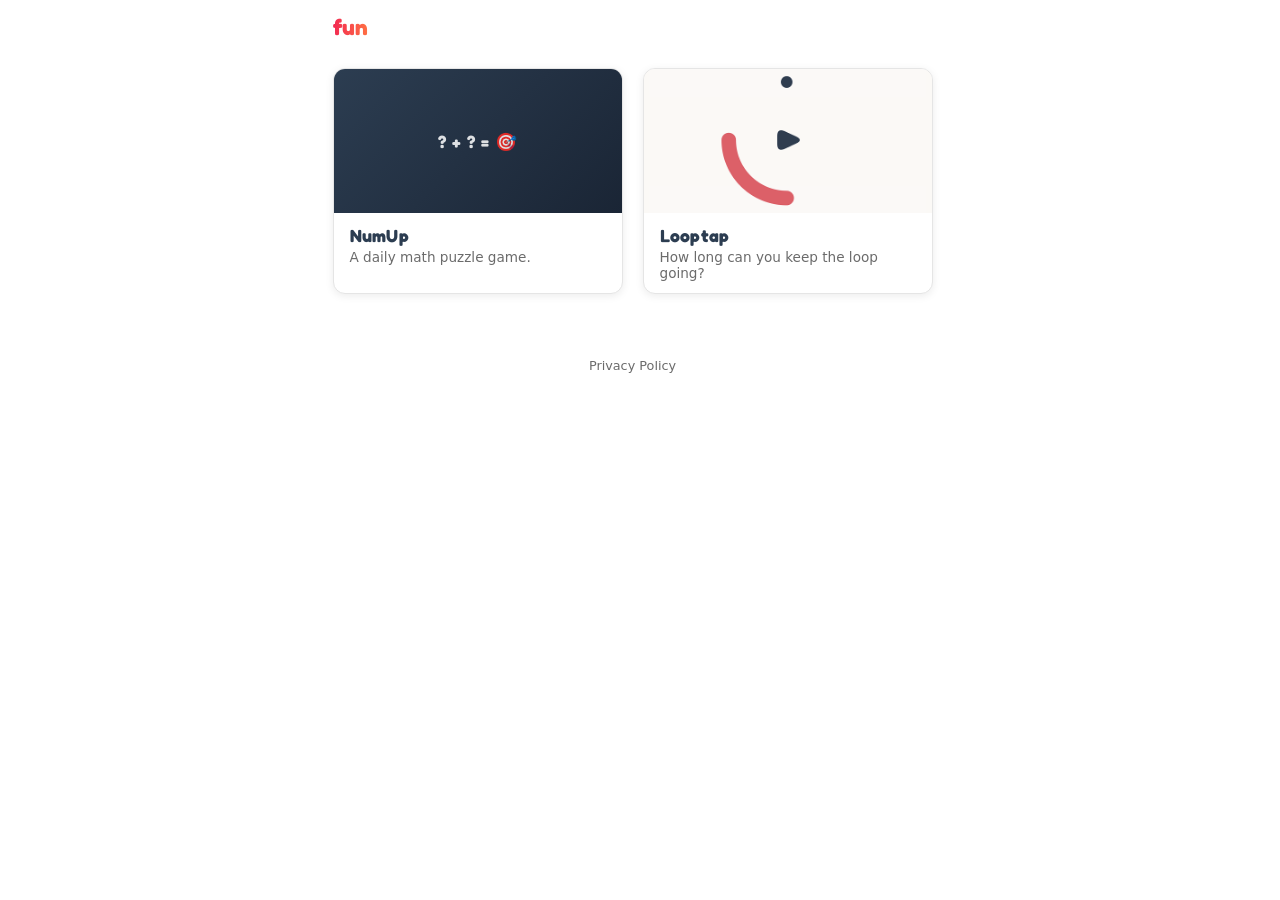
<file: index.html>
<!doctype html>
<html lang="en">
  <head>
    <meta http-equiv="Content-Type" content="text/html; charset=utf-8" />
    <meta name="viewport" content="width=device-width, initial-scale=1.0" />
    <meta name="description" content="A fun playground of Vasanth" />

    <link rel="icon" type="image/svg+xml" href="favicon.svg" />

    <meta
      name="theme-color"
      media="(prefers-color-scheme: light)"
      content="#ffffff"
    />
    <meta
      name="theme-color"
      media="(prefers-color-scheme: dark)"
      content="#0b0b0b"
    />
    <title>Fun little games to kill your boredom</title>
    <link href="common.css" rel="stylesheet" />
    <script src="common.js"></script>
  </head>

  <body>
    <header>
      <h1><span class="fun-text">fun</span></h1>
    </header>
    <main class="games">
      <a class="game-card" href="numup/">
        <div class="numup-banner"></div>
        <div class="info">
          <h2>NumUp</h2>
          <p>A daily math puzzle game.</p>
        </div>
      </a>
      <a class="game-card" href="looptap/">
        <img src="looptap/banner.png" alt="Looptap banner" />
        <div class="info">
          <h2>Looptap</h2>
          <p>How long can you keep the loop going?</p>
        </div>
      </a>
    </main>
    <footer>
      <div>
        <a href="privacy/">Privacy Policy</a>
      </div>
    </footer>
    <script async src="https://cabin.vasanthv.net/hello.js"></script>
  </body>
</html>
</file>
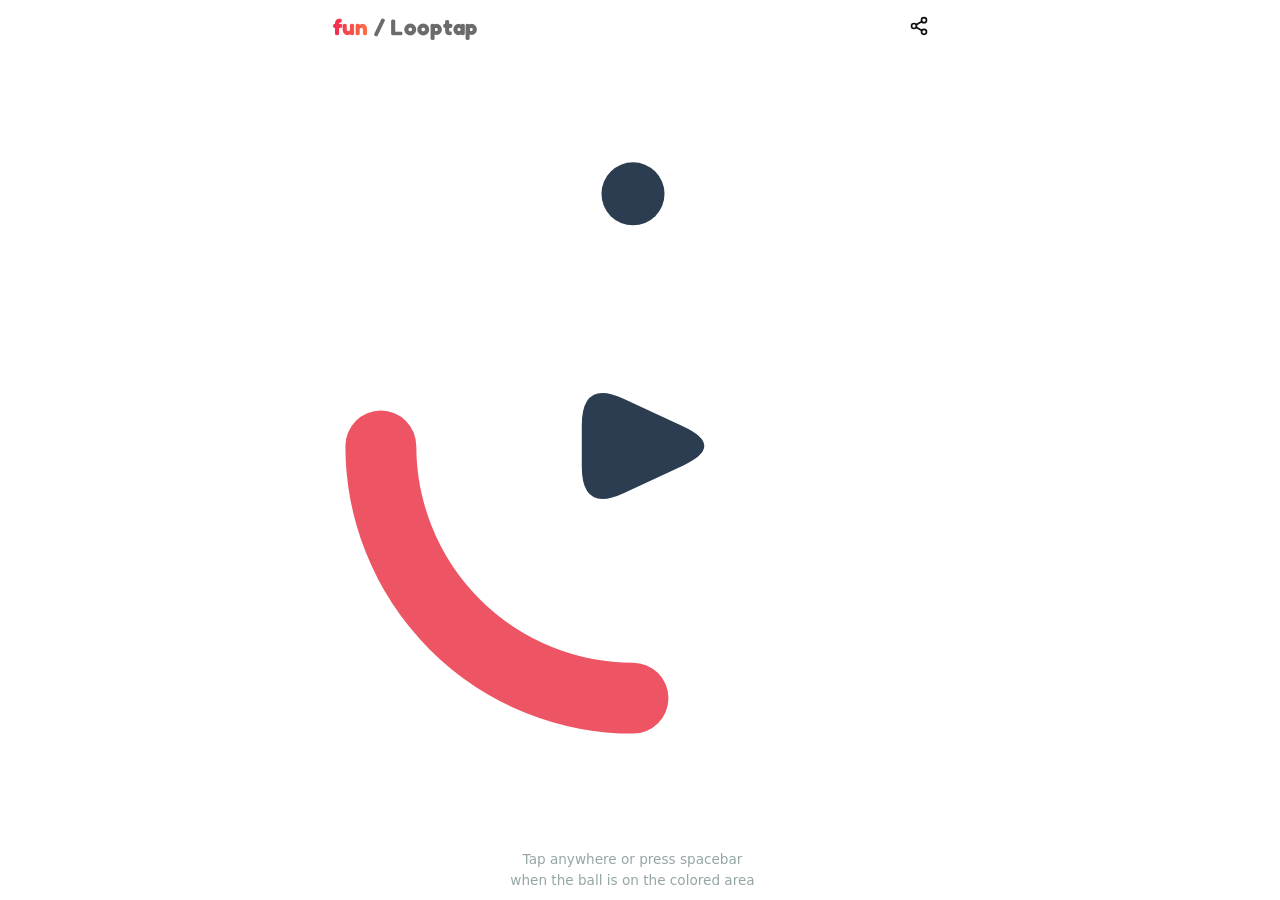
<file: looptap/index.html>
<!DOCTYPE html>
<html lang="en">

<head>
  <meta http-equiv="Content-Type" content="text/html; charset=utf-8" />
  <meta name="viewport" content="width=device-width, initial-scale=1.0, maximum-scale=1.0, user-scalable=0" />
  <meta name="description" content="How long can you keep the loop going?" />
  <meta name="theme-color" media="(prefers-color-scheme: light)" content="#ffffff" />
  <meta name="theme-color" media="(prefers-color-scheme: dark)" content="#0b0b0b" />
  <link rel="icon" type="image/svg+xml" href="../favicon.svg" />
  <title>Looptap - How long can you keep the loop going?</title>
  <link href="../common.css" rel="stylesheet" />
  <link href="style.css" rel="stylesheet" />
</head>

<body>
  <header id="site-header">
    <nav id="breadcrumb"><a href="../" class="fun-text">fun</a> / Looptap</nav>
    <button id="shareBtn" title="Share your score">
      <svg xmlns="http://www.w3.org/2000/svg" width="20" height="20" viewBox="0 0 24 24" fill="none" stroke="currentColor" stroke-width="2" stroke-linecap="round" stroke-linejoin="round">
        <circle cx="18" cy="5" r="3" />
        <circle cx="6" cy="12" r="3" />
        <circle cx="18" cy="19" r="3" />
        <line x1="8.59" y1="13.51" x2="15.42" y2="17.49" />
        <line x1="15.41" y1="6.51" x2="8.59" y2="10.49" />
      </svg>
    </button>
  </header>
  <main>
    <canvas id="game"></canvas>
  </main>
  <footer id="hint">Tap anywhere or press spacebar<br>when the ball is on the colored area</footer>
  <script src="../common.js"></script>
  <script src="script.js"></script>
  <script async src="https://cabin.vasanthv.net/hello.js"></script>
</body>

</html>
</file>
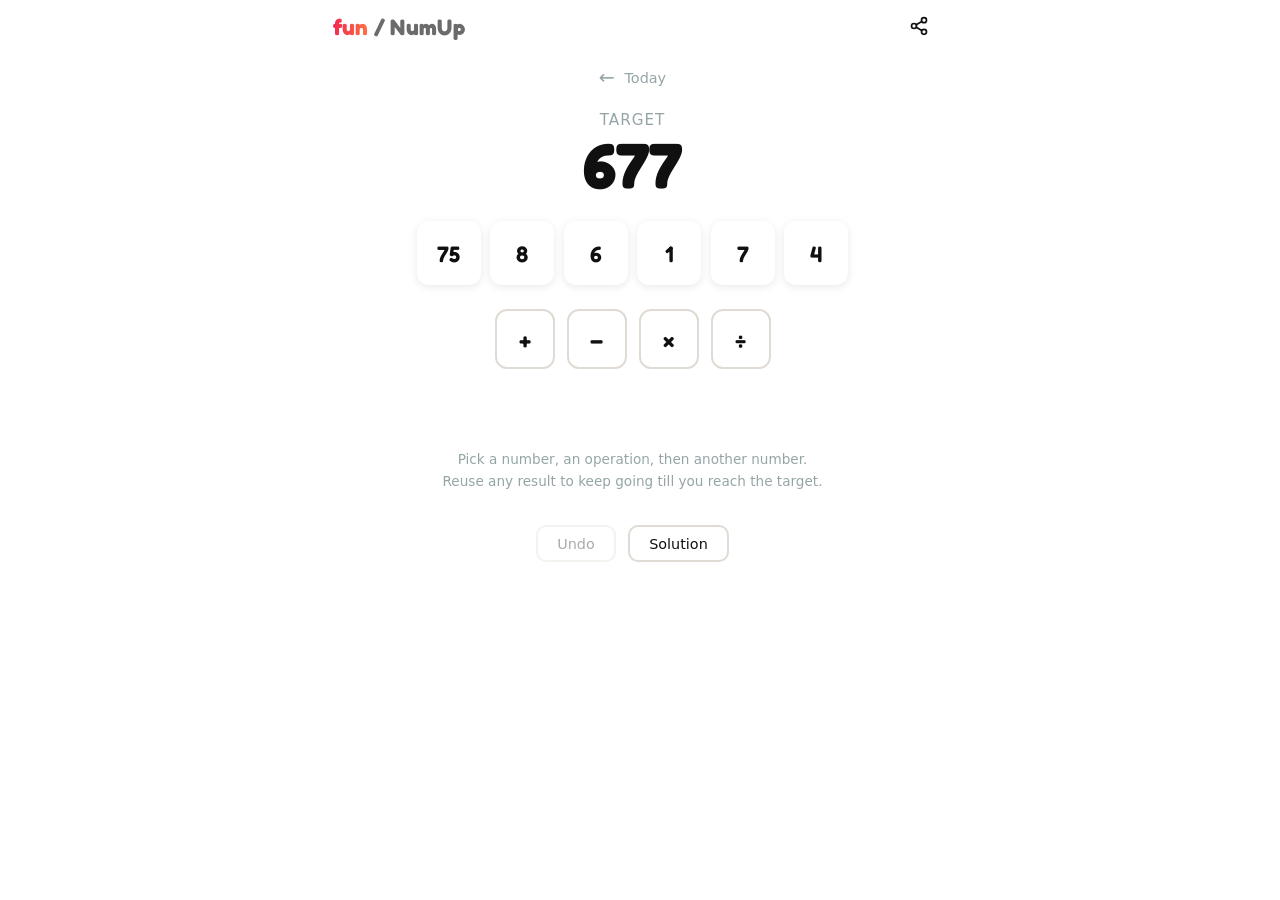
<file: numup/index.html>
<!DOCTYPE html>
<html lang="en">

<head>
  <meta http-equiv="Content-Type" content="text/html; charset=utf-8" />
  <meta name="viewport" content="width=device-width, initial-scale=1.0, maximum-scale=1.0, user-scalable=0" />
  <meta name="description" content="A daily number puzzle. Reach the target using the given numbers and operations." />
  <meta name="theme-color" media="(prefers-color-scheme: light)" content="#ffffff" />
  <meta name="theme-color" media="(prefers-color-scheme: dark)" content="#0b0b0b" />
  <link rel="icon" type="image/svg+xml" href="../favicon.svg" />
  <title>NumUp - Daily number puzzle</title>
  <link href="../common.css" rel="stylesheet" />
  <link href="style.css" rel="stylesheet" />
</head>

<body>
  <header id="site-header">
    <nav id="breadcrumb"><a href="../" class="fun-text">fun</a> / NumUp</nav>
    <button id="shareBtn" title="Share">
      <svg xmlns="http://www.w3.org/2000/svg" width="20" height="20" viewBox="0 0 24 24" fill="none" stroke="currentColor" stroke-width="2" stroke-linecap="round" stroke-linejoin="round">
        <circle cx="18" cy="5" r="3" />
        <circle cx="6" cy="12" r="3" />
        <circle cx="18" cy="19" r="3" />
        <line x1="8.59" y1="13.51" x2="15.42" y2="17.49" />
        <line x1="15.41" y1="6.51" x2="8.59" y2="10.49" />
      </svg>
    </button>
  </header>

  <main id="game">
    <div id="date-nav">
      <a id="prevBtn" href="#">&#8592;</a>
      <span id="date-label"></span>
      <a id="nextBtn" href="#" class="hidden">&#8594;</a>
    </div>

    <div id="target-area">
      <p id="target-label">Target</p>
      <div id="target-number"></div>
    </div>

    <div id="error-area" class="hidden">
      <p id="error-msg"></p>
    </div>

    <div id="numbers-area">
      <div id="tiles"></div>
    </div>

    <div id="ops-area">
      <button class="op-btn" data-op="+">+</button>
      <button class="op-btn" data-op="−">−</button>
      <button class="op-btn" data-op="×">×</button>
      <button class="op-btn" data-op="÷">÷</button>
    </div>

    <div id="expression-area">
      <span id="expression"></span>
    </div>

    <div id="history-area">
      <div id="history-list"></div>
    </div>

    <p id="hint">Pick a number, an operation, then another number.<br>Reuse any result to keep going till you reach the target.</p>

    <div id="action-area">
      <button id="undoBtn" disabled>Undo</button>
      <button id="solutionBtn">Solution</button>
    </div>

    <div id="solution-overlay" class="hidden">
      <div id="solution-box">
        <p id="solution-title">One solution</p>
        <div id="solution-steps"></div>
        <button id="solution-close">Close</button>
      </div>
    </div>

    <div id="solved-banner" class="hidden">
      <span>🎉</span>
      <p>You got it!</p>
    </div>
  </main>

  <script src="script.js"></script>
  <script async src="https://cabin.vasanthv.net/hello.js"></script>
</body>

</html>
</file>
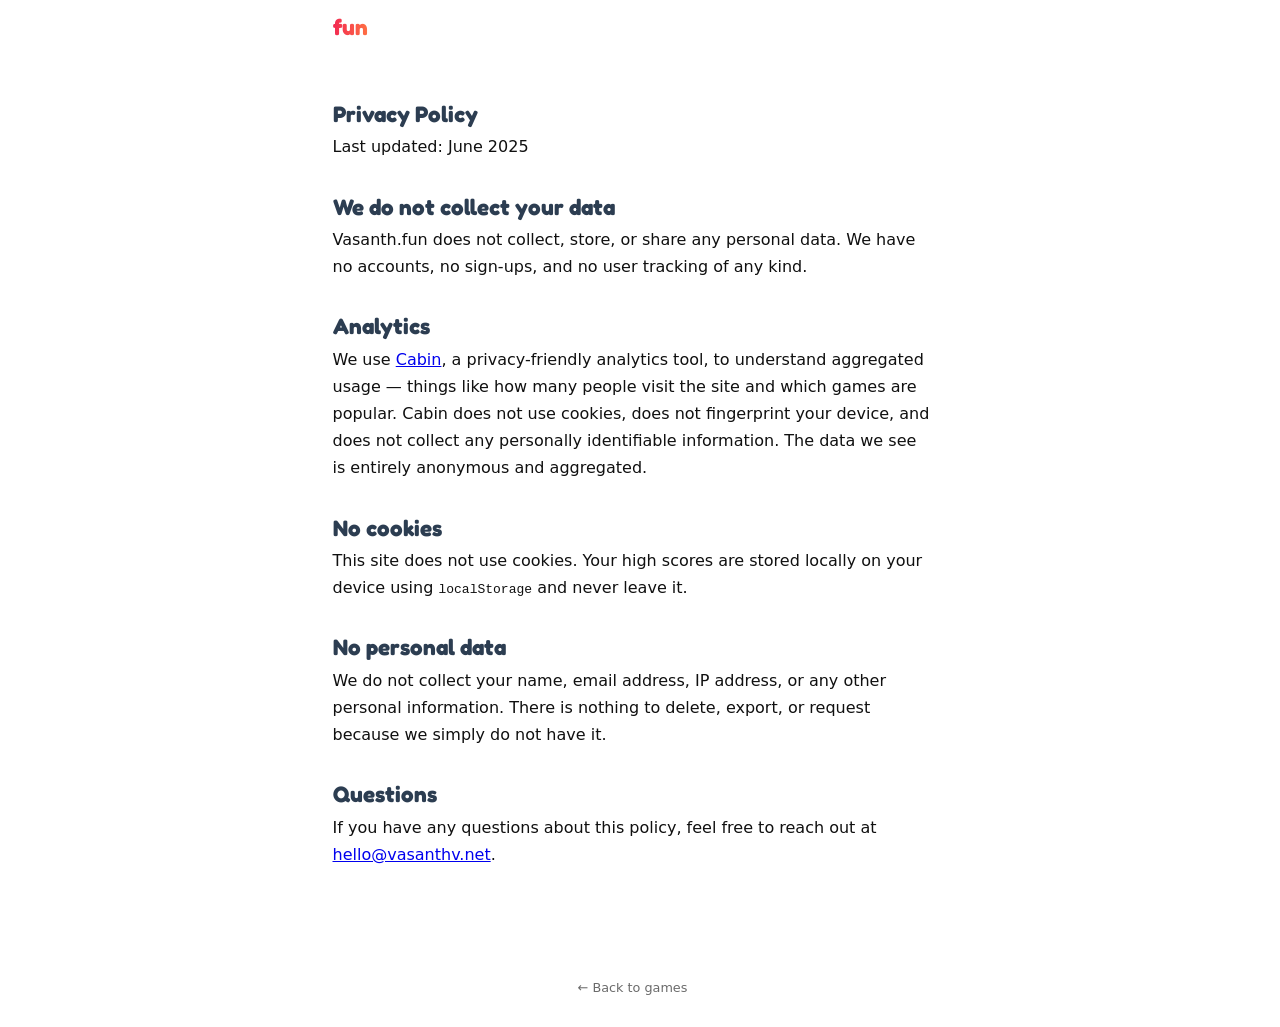
<file: privacy/index.html>
<!doctype html>
<html lang="en">
  <head>
    <meta http-equiv="Content-Type" content="text/html; charset=utf-8" />
    <meta name="viewport" content="width=device-width, initial-scale=1.0" />
    <meta name="description" content="Privacy Policy for Vasanth.fun" />
    <link rel="icon" type="image/svg+xml" href="../favicon.svg" />
    <meta
      name="theme-color"
      media="(prefers-color-scheme: light)"
      content="#ffffff"
    />
    <meta
      name="theme-color"
      media="(prefers-color-scheme: dark)"
      content="#0b0b0b"
    />
    <title>Privacy Policy — fun</title>
    <link href="../common.css" rel="stylesheet" />
    <script src="../common.js"></script>
    <style>
      main {
        max-width: 640px;
        margin: auto;
        padding: 1rem 1.25rem 4rem;
      }

      h2 {
        font-family: "Fredoka", system-ui, sans-serif;
        color: var(--heading);
        font-size: 1.4rem;
        margin: 2rem 0 0.4rem;
      }

      p {
        color: var(--fg);
        line-height: 1.7;
        margin: 0 0 1rem;
      }

      footer {
        text-align: center;
        padding: 2rem 1.5rem;
        color: var(--muted);
        font-size: 0.8rem;
      }

      footer a {
        color: var(--muted);
      }
    </style>
  </head>

  <body>
    <header>
      <h1>
        <a href="../" style="text-decoration: none; color: inherit"
          ><span class="fun-text">fun</span></a
        >
      </h1>
    </header>
    <main>
      <h2>Privacy Policy</h2>
      <p>Last updated: June 2025</p>

      <h2>We do not collect your data</h2>
      <p>
        Vasanth.fun does not collect, store, or share any personal data. We have
        no accounts, no sign-ups, and no user tracking of any kind.
      </p>

      <h2>Analytics</h2>
      <p>
        We use
        <a href="https://withcabin.com" target="_blank" rel="noopener">Cabin</a
        >, a privacy-friendly analytics tool, to understand aggregated usage —
        things like how many people visit the site and which games are popular.
        Cabin does not use cookies, does not fingerprint your device, and does
        not collect any personally identifiable information. The data we see is
        entirely anonymous and aggregated.
      </p>

      <h2>No cookies</h2>
      <p>
        This site does not use cookies. Your high scores are stored locally on
        your device using <code>localStorage</code> and never leave it.
      </p>

      <h2>No personal data</h2>
      <p>
        We do not collect your name, email address, IP address, or any other
        personal information. There is nothing to delete, export, or request
        because we simply do not have it.
      </p>

      <h2>Questions</h2>
      <p>
        If you have any questions about this policy, feel free to reach out at
        <a href="mailto:hello@vasanthv.net">hello@vasanthv.net</a>.
      </p>
    </main>
    <footer>
      <a href="../">← Back to games</a>
    </footer>
    <script async src="https://cabin.vasanthv.net/hello.js"></script>
  </body>
</html>
</file>
<file: common.css>
@import url("https://fonts.googleapis.com/css2?family=Fredoka:wght@600;700&display=swap");

:root {
  color-scheme: light dark;
  --bg: #ffffff;
  --fg: #101010;
  --muted: #6b6b6b;
  --rule: #e5e5e5;
  --shade: #f5f5f5;
  --card: #ffffff;
  --heading: #2c3d51;
  --hint: #95a5a6;
}

@media (prefers-color-scheme: dark) {
  :root {
    --bg: #0b0b0b;
    --fg: #ededed;
    --muted: #9a9a9a;
    --rule: #262626;
    --shade: #161616;
    --card: #141414;
    --heading: #ededed;
    --hint: #9a9a9a;
  }
}

*,
*::before,
*::after {
  box-sizing: border-box;
}

html {
  scrollbar-gutter: stable;
}

html,
body {
  margin: 0;
  background: var(--bg);
  font-family:
    system-ui,
    -apple-system,
    BlinkMacSystemFont,
    "Segoe UI",
    Roboto,
    Ubuntu,
    "Helvetica Neue",
    sans-serif;
  -webkit-font-smoothing: antialiased;
  color: var(--fg);
}

.fun-text {
  font-family: "Fredoka", system-ui, sans-serif;
  font-size: 1.4rem;
  font-weight: 700;
  letter-spacing: 0.3px;
  background: linear-gradient(90deg, #f22952, #ff7043);
  -webkit-background-clip: text;
  -webkit-text-fill-color: transparent;
  background-clip: text;
}

canvas {
  will-change: transform;
}

header,
#site-header {
  display: flex;
  align-items: center;
  min-height: 3.25rem;
  padding: 0.75rem 1.25rem;
  width: 100%;
  max-width: 640px;
  margin: 0 auto;
}

header h1 {
  margin: 0;
  font-family: "Fredoka", system-ui, sans-serif;
  font-size: 1.4rem;
}

.games {
  max-width: 640px;
  margin: auto;
  padding: 1rem 1.25rem 3rem;
  display: grid;
  grid-template-columns: repeat(auto-fill, minmax(260px, 1fr));
  gap: 1.25rem;
}

a.game-card {
  display: block;
  text-decoration: none;
  color: inherit;
  border-radius: 12px;
  overflow: hidden;
  border: 1px solid var(--rule);
  box-shadow: 0 2px 8px rgba(0, 0, 0, 0.08);
  transition:
    transform 0.15s ease,
    box-shadow 0.15s ease;
  background: var(--card);
}

a.game-card:hover {
  transform: translateY(-3px);
  box-shadow: 0 6px 18px rgba(0, 0, 0, 0.13);
}

a.game-card img {
  width: 100%;
  display: block;
  aspect-ratio: 2 / 1;
  object-fit: cover;
}

.numup-banner {
  width: 100%;
  aspect-ratio: 2 / 1;
  background: linear-gradient(135deg, #2c3d51 0%, #1a2535 100%);
  display: flex;
  align-items: center;
  justify-content: center;
  font-family: 'Fredoka', system-ui, sans-serif;
  font-size: 2rem;
  font-weight: 700;
  color: #fff;
  letter-spacing: 1px;
  position: relative;
  overflow: hidden;
}

.numup-banner::before {
  content: '? + ? = 🎯';
  font-size: 1.1rem;
  opacity: 0.85;
}

.game-card .info {
  padding: 0.75rem 1rem;
}

.game-card .info h2 {
  font-family: "Fredoka", system-ui, sans-serif;
  font-size: 1.1rem;
  font-weight: 700;
  letter-spacing: 0.3px;
  color: var(--heading);
  margin: 0 0 0.2rem;
}

.game-card .info p {
  margin: 0;
  font-size: 0.85rem;
  color: var(--muted);
}

footer {
  text-align: center;
  padding: 1rem 1.5rem 2.5rem;
  font-size: 0.8rem;
  display: flex;
  justify-content: center;
  align-items: center;
  color: var(--muted);
}

footer div {
  display: flex;
  align-items: center;
  gap: 0.5rem;
}

footer a {
  color: var(--muted);
  text-decoration: none;
}

footer a:hover {
  color: var(--fg);
}

#breadcrumb {
  flex: 1;
  font-family: "Fredoka", system-ui, sans-serif;
  font-size: 1.4rem;
  font-weight: 700;
  letter-spacing: 0.3px;
  color: var(--muted);
}

#breadcrumb a {
  text-decoration: none;
}

#shareBtn {
  background: none;
  border: none;
  cursor: pointer;
  padding: 4px;
  color: var(--fg);
  display: flex;
  align-items: center;
  justify-content: center;
  border-radius: 6px;
}

#shareBtn:hover {
  background: var(--shade);
}

#hint {
  margin: 0;
  padding: 0.5rem 1rem;
  text-align: center;
  font-size: 0.85rem;
  color: var(--hint);
  line-height: 1.6;
  flex-shrink: 0;
}

#hint.hidden {
  visibility: hidden;
}
</file>
<file: looptap/style.css>
:root {
  --ink: #2c3d51;
  --ink-strong: #34495e;
  --ink-soft: #7f8c8d;
}

@media (prefers-color-scheme: dark) {
  :root {
    --ink: #ededed;
    --ink-strong: #ffffff;
    --ink-soft: #9a9a9a;
  }
}

html, body {
  height: 100%;
  overflow: hidden;
  overscroll-behavior: none;
  user-select: none;
}

body {
  display: flex;
  flex-direction: column;
}

main {
  flex: 1;
  display: flex;
  justify-content: center;
  align-items: center;
  min-height: 0;
}

#game {
  display: block;
  touch-action: none;
  aspect-ratio: 1;
}
</file>
<file: numup/style.css>
:root {
  --tile-bg: #ffffff;
  --tile-border: #e0dbd4;
  --tile-border-hover: #aaa;
  --derived-bg: #fff8f0;
  --derived-border: #ff7043;
  --veil: rgba(251, 249, 246, 0.92);
  --scrim: rgba(44, 61, 81, 0.5);
  --tile-shadow: rgba(0, 0, 0, 0.09);
  --tile-shadow-hover: rgba(0, 0, 0, 0.13);
}

@media (prefers-color-scheme: dark) {
  :root {
    --tile-bg: #1c1c1c;
    --tile-border: #333333;
    --tile-border-hover: #5a5a5a;
    --derived-bg: #2a1d15;
    --derived-border: #ff7043;
    --veil: rgba(11, 11, 11, 0.92);
    --scrim: rgba(0, 0, 0, 0.65);
    --tile-shadow: rgba(0, 0, 0, 0.5);
    --tile-shadow-hover: rgba(0, 0, 0, 0.65);
  }
}

.hidden {
  display: none !important;
}

#date-nav {
  display: flex;
  align-items: center;
  gap: 0.6rem;
}

#prevBtn,
#nextBtn {
  font-size: 1.2rem;
  color: var(--hint);
  text-decoration: none;
  line-height: 1;
  transition: color 0.15s;
}

#prevBtn:hover,
#nextBtn:hover {
  color: var(--fg);
}

#solved-check {
  color: #27ae60;
  font-weight: 700;
}

#date-label {
  font-size: 0.9rem;
  color: var(--hint);
  font-family: system-ui, sans-serif;
}

#error-area {
  text-align: center;
  padding: 2rem 1rem;
}

#error-area p {
  font-family: "Fredoka", system-ui, sans-serif;
  font-size: 1.3rem;
  color: #f22952;
  margin: 0;
}

#game {
  max-width: 480px;
  margin: 0 auto;
  padding: 1rem 1.25rem 3rem;
  display: flex;
  flex-direction: column;
  align-items: center;
  gap: 1.5rem;
  min-height: calc(100vh - 56px);
}

#target-area {
  text-align: center;
}

#target-label {
  margin: 0 0 0.25rem;
  font-size: 0.95rem;
  color: var(--hint);
  text-transform: uppercase;
  letter-spacing: 1px;
}

#target-number {
  font-family: "Fredoka", system-ui, sans-serif;
  font-size: 4rem;
  font-weight: 700;
  color: var(--fg);
  line-height: 1;
}

#numbers-area {
  width: 100%;
}

#tiles {
  display: flex;
  flex-wrap: wrap;
  gap: 0.6rem;
  justify-content: center;
}

.tile {
  font-family: "Fredoka", system-ui, sans-serif;
  font-size: 1.4rem;
  font-weight: 600;
  width: 64px;
  height: 64px;
  border-radius: 12px;
  border: 2px solid transparent;
  background: var(--tile-bg);
  box-shadow: 0 2px 8px var(--tile-shadow);
  cursor: pointer;
  display: flex;
  align-items: center;
  justify-content: center;
  transition:
    transform 0.1s,
    box-shadow 0.1s,
    background 0.1s,
    opacity 0.15s;
  color: var(--fg);
  user-select: none;
  -webkit-tap-highlight-color: transparent;
  position: relative;
}

.tile:hover:not(.used):not(.selected) {
  transform: translateY(-2px);
  box-shadow: 0 4px 14px var(--tile-shadow-hover);
}

.tile.selected {
  background: #f22952;
  color: #fff;
  border-color: #f22952;
  box-shadow: 0 4px 14px rgba(242, 41, 82, 0.3);
}

.tile.derived {
  background: var(--derived-bg);
  border-color: var(--derived-border);
}

.tile.derived.selected {
  background: #f22952;
  border-color: #f22952;
  color: #fff;
}

.tile.used {
  opacity: 0.25;
  cursor: default;
  pointer-events: none;
}

.tile.target-hit {
  background: #27ae60;
  color: #fff;
  border-color: #27ae60;
  animation: pop 0.35s ease;
}

@keyframes pop {
  0% {
    transform: scale(1);
  }
  50% {
    transform: scale(1.2);
  }
  100% {
    transform: scale(1);
  }
}

#ops-area {
  display: flex;
  gap: 0.75rem;
}

.op-btn {
  font-family: "Fredoka", system-ui, sans-serif;
  font-size: 1.5rem;
  font-weight: 600;
  width: 60px;
  height: 60px;
  border-radius: 12px;
  border: 2px solid var(--tile-border);
  background: var(--tile-bg);
  color: var(--fg);
  cursor: pointer;
  display: flex;
  align-items: center;
  justify-content: center;
  transition:
    background 0.1s,
    border-color 0.1s,
    transform 0.1s;
  -webkit-tap-highlight-color: transparent;
}

.op-btn:hover {
  border-color: var(--tile-border-hover);
}

.op-btn.selected {
  background: var(--fg);
  border-color: var(--fg);
  color: var(--bg);
}

#expression-area {
  font-size: 1.1rem;
  color: var(--muted);
  font-family: "Fredoka", system-ui, sans-serif;
  font-weight: 600;
  letter-spacing: 0.5px;
}

#expression:empty::after {
  content: " ";
}

#history-area {
  width: 100%;
}

#history-list {
  display: flex;
  flex-direction: column;
  gap: 0.35rem;
  align-items: center;
}

.history-entry {
  font-size: 1rem;
  color: var(--hint);
  font-family: "Fredoka", system-ui, sans-serif;
  font-weight: 600;
}

#action-area {
  display: flex;
  gap: 0.75rem;
}

#action-area button {
  padding: 0.55rem 1.2rem;
  border-radius: 10px;
  border: 2px solid var(--tile-border);
  background: var(--tile-bg);
  color: var(--fg);
  font-size: 0.9rem;
  font-family: system-ui, sans-serif;
  cursor: pointer;
  transition:
    border-color 0.15s,
    opacity 0.15s;
}

#action-area button:hover:not(:disabled) {
  border-color: var(--tile-border-hover);
}

#action-area button:disabled {
  opacity: 0.35;
  cursor: default;
}

#solved-banner {
  position: fixed;
  inset: 0;
  background: var(--veil);
  display: flex;
  flex-direction: column;
  align-items: center;
  justify-content: center;
  gap: 0.5rem;
  z-index: 10;
  animation: fadeIn 0.3s ease;
}

#solved-banner span {
  font-size: 4rem;
}

#solved-banner p {
  font-family: "Fredoka", system-ui, sans-serif;
  font-size: 2rem;
  font-weight: 700;
  color: var(--fg);
  margin: 0 0 1rem;
}

#solved-banner.hidden {
  display: none;
}

@keyframes fadeIn {
  from {
    opacity: 0;
  }
  to {
    opacity: 1;
  }
}

#solution-overlay {
  position: fixed;
  inset: 0;
  background: var(--scrim);
  display: flex;
  align-items: center;
  justify-content: center;
  z-index: 20;
  animation: fadeIn 0.2s ease;
  padding: 1.5rem;
}

#solution-overlay.hidden {
  display: none;
}

#solution-box {
  background: var(--card);
  border-radius: 16px;
  padding: 1.75rem 2rem;
  max-width: 340px;
  width: 100%;
  box-shadow: 0 8px 32px rgba(0, 0, 0, 0.18);
  display: flex;
  flex-direction: column;
  gap: 0.75rem;
}

#solution-title {
  margin: 0;
  font-family: "Fredoka", system-ui, sans-serif;
  font-size: 1.1rem;
  font-weight: 700;
  color: var(--hint);
  text-transform: uppercase;
  letter-spacing: 1px;
}

.solution-step {
  font-family: "Fredoka", system-ui, sans-serif;
  font-size: 1.3rem;
  font-weight: 600;
  color: var(--fg);
}

#solution-close {
  margin-top: 0.5rem;
  padding: 0.5rem 1.2rem;
  border-radius: 10px;
  border: 2px solid var(--tile-border);
  background: var(--tile-bg);
  color: var(--fg);
  font-size: 0.9rem;
  cursor: pointer;
  align-self: flex-end;
}

#solution-close:hover {
  border-color: var(--tile-border-hover);
}
</file>
